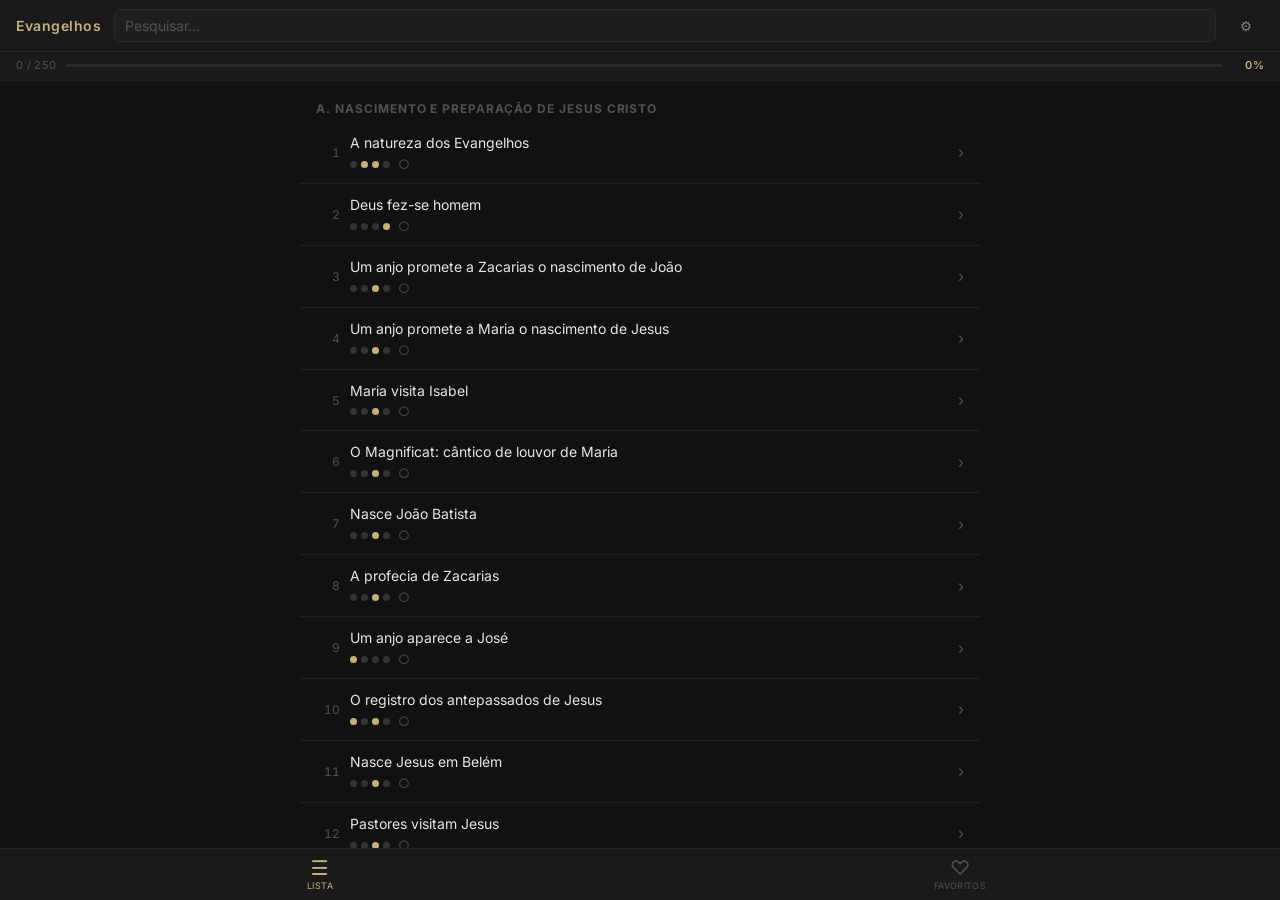
<file: index.html>
<!DOCTYPE html>
<html lang="pt-BR" class="tema-escuro fonte-media esp-normal">

<head>
  <meta charset="UTF-8" />
  <meta name="viewport" content="width=device-width, initial-scale=1, viewport-fit=cover" />
  <meta name="description"
    content="Os quatro Evangelhos em ordem cronológica — leia a vida de Cristo como uma narrativa contínua." />
  <meta name="theme-color" content="#0f0f0f" media="(prefers-color-scheme: dark)" />
  <meta name="theme-color" content="#f5f3ef" media="(prefers-color-scheme: light)" />
  <meta name="mobile-web-app-capable" content="yes" />
  <meta name="apple-mobile-web-app-capable" content="yes" />
  <meta name="apple-mobile-web-app-status-bar-style" content="black-translucent" />
  <meta name="apple-mobile-web-app-title" content="Evangelhos" />

  <title>Evangelhos Cronológicos</title>

  <link rel="manifest" href="./manifest.json" />
  <link rel="icon" href="./assets/icons/icon-192.png" type="image/png" />
  <link rel="apple-touch-icon" href="./assets/icons/icon-192.png" />

  <link rel="preconnect" href="https://fonts.googleapis.com" />
  <link rel="preconnect" href="https://fonts.gstatic.com" crossorigin />
  <link href="https://fonts.googleapis.com/css2?family=Inter:wght@400;500;600&display=swap" rel="stylesheet" />

  <link rel="stylesheet" href="./style.css" />
</head>

<body>

  <!-- ═══════════════════════════════════════════════════════
     APLICAÇÃO PRINCIPAL
═══════════════════════════════════════════════════════ -->
  <div id="app">

    <!-- Topbar -->
    <header id="topbar">
      <span id="topbar-titulo">Evangelhos</span>
      <div id="topbar-busca">
        <input id="campo-busca" type="search" placeholder="Pesquisar…" autocomplete="off" spellcheck="false"
          aria-label="Pesquisar acontecimentos" />
        <button id="btn-limpar-busca" aria-label="Limpar busca">✕</button>
      </div>
      <button id="btn-config" class="topbar-btn" aria-label="Configurações">⚙</button>
    </header>

    <!-- Barra de progresso global -->
    <div id="barra-progresso-wrap" aria-label="Progresso de leitura">
      <div id="barra-progresso-linha">
        <span id="progresso-texto">0 / 250</span>
        <div id="barra-progresso-trilha" role="progressbar" aria-valuemin="0" aria-valuemax="100" aria-valuenow="0">
          <div id="barra-progresso-fill"></div>
        </div>
        <span id="progresso-pct">0%</span>
        <span id="contador-leituras" class="contador-leituras" style="display: none;" title="Total de leituras completas concluídas"></span>
      </div>
      <div id="barra-reset-wrap" class="barra-reset-wrap">
        <div class="reset-mensagem">
          <span class="reset-icone-festa">🎉</span>
          <span class="reset-texto-destaque">Leitura completa concluída!</span>
        </div>
        <button id="btn-resetar-leitura" class="btn-resetar-leitura" type="button" aria-label="Reiniciar leitura dos Evangelhos">
          <span class="reset-btn-icone">↺</span>
          <span>Reiniciar leitura</span>
        </button>
      </div>
    </div>

    <!-- Banner: Continuar leitura -->
    <div id="banner-continuar">
      <button id="btn-continuar" aria-label="Continuar leitura">
        <span>▶</span>
        <span>Continuar leitura</span>
        <span id="btn-continuar-titulo"></span>
      </button>
    </div>

    <!-- Conteúdo principal (scrollável) -->
    <main id="conteudo">

      <!-- Lista cronológica -->
      <div id="lista-principal" role="list" aria-label="Lista de acontecimentos"></div>

      <!-- Tela Favoritos -->
      <div id="tela-favoritos" role="list" aria-label="Favoritos">
        <div id="favoritos-vazio">Nenhum favorito ainda.<br>Abra um acontecimento e toque em ♡.</div>
      </div>

      <!-- Sem resultados -->
      <div id="sem-resultados" aria-live="polite">Nenhum resultado encontrado.</div>

    </main>

    <!-- Navbar inferior -->
    <nav id="navbar" aria-label="Navegação principal">
      <button class="nav-item ativo" data-aba="lista" id="nav-lista" aria-label="Lista cronológica">
        <span class="nav-icon">☰</span>
        <span>Lista</span>
      </button>
      <button class="nav-item" data-aba="favoritos" id="nav-favoritos" aria-label="Favoritos">
        <span class="nav-icon">♡</span>
        <span>Favoritos</span>
      </button>
    </nav>

  </div><!-- /#app -->


  <!-- ═══════════════════════════════════════════════════════
     TELA DE LEITURA (slide da direita)
═══════════════════════════════════════════════════════ -->
  <div id="tela-leitura" role="dialog" aria-modal="true" aria-label="Leitura do acontecimento">

    <!-- Header da leitura -->
    <header id="leitura-header">
      <button id="btn-voltar" aria-label="Voltar à lista">
        ‹ <span>Voltar</span>
      </button>
      <div id="leitura-header-centro">
        <span id="leitura-numero-header"></span>
        <!-- indicador inserido via JS -->
      </div>
      <div id="leitura-acoes">
        <button id="btn-fav-leitura" class="leitura-btn" aria-label="Favoritar">♡</button>
      </div>
    </header>

    <!-- Corpo da leitura -->
    <div id="leitura-corpo">

      <!-- Título e indicador -->
      <div id="leitura-titulo-area">
        <h1 id="leitura-titulo"></h1>
        <div id="leitura-indicador-wrap">
          <!-- indicador inserido via JS -->
          <select id="leitura-status-select" aria-label="Status de leitura">
            <option value="nao-iniciado">○ Não iniciado</option>
            <option value="em-leitura">◐ Em leitura</option>
            <option value="concluido">● Concluído</option>
          </select>
        </div>
      </div>

      <!-- Blocos de evangelhos (inseridos via JS) -->
      <div id="leitura-evangelhos"></div>

      <!-- Banner de conclusão dentro da leitura -->
      <div id="leitura-reset-wrap" class="barra-reset-wrap banner-reset-leitor">
        <div class="reset-mensagem">
          <span class="reset-icone-festa">🎉</span>
          <span class="reset-texto-destaque">Parabéns! Todos os 250 concluídos!</span>
        </div>
        <button id="btn-resetar-leitura-leitor" class="btn-resetar-leitura" type="button" aria-label="Reiniciar leitura dos Evangelhos">
          <span class="reset-btn-icone">↺</span>
          <span>Reiniciar leitura</span>
        </button>
      </div>

      <!-- Anotação pessoal -->
      <div id="anotacao-area">
        <div id="anotacao-label">Anotação pessoal</div>
        <textarea id="anotacao-input" placeholder="Escreva sua anotação aqui…" aria-label="Anotação pessoal"></textarea>
        <div id="anotacao-salvo"></div>
      </div>

    </div><!-- /#leitura-corpo -->

    <!-- Navegação anterior / próximo -->
    <div id="leitura-nav">
      <button id="btn-ant" aria-label="Acontecimento anterior">‹ Anterior</button>
      <button id="btn-concluir-leitura" aria-label="Marcar como concluído">
        <span id="btn-concluir-icone">○</span>
        <span id="btn-concluir-texto">Concluído</span>
      </button>
      <button id="btn-prox" aria-label="Próximo acontecimento">Próximo ›</button>
    </div>

  </div><!-- /#tela-leitura -->


  <!-- ═══════════════════════════════════════════════════════
     PAINEL DE CONFIGURAÇÕES (bottom sheet)
═══════════════════════════════════════════════════════ -->
  <div id="overlay" aria-hidden="true"></div>

  <aside id="tela-config" role="dialog" aria-modal="true" aria-label="Configurações">
    <div id="config-handle"></div>
    <div id="config-titulo">Configurações</div>

    <div class="config-secao">
      <div class="config-secao-label">Tema</div>
      <div class="config-opcoes">
        <button class="config-btn" data-pref="tema" data-valor="escuro">◐ Escuro</button>
        <button class="config-btn" data-pref="tema" data-valor="claro">○ Claro</button>
      </div>
    </div>

    <div class="config-secao">
      <div class="config-secao-label">Tamanho da fonte</div>
      <div class="config-opcoes">
        <button class="config-btn" data-pref="fonte" data-valor="pequena" style="font-size:12px">A</button>
        <button class="config-btn" data-pref="fonte" data-valor="media" style="font-size:14px">A</button>
        <button class="config-btn" data-pref="fonte" data-valor="grande" style="font-size:16px">A</button>
        <button class="config-btn" data-pref="fonte" data-valor="xgrande" style="font-size:18px">A</button>
      </div>
    </div>

    <div class="config-secao">
      <div class="config-secao-label">Espaçamento</div>
      <div class="config-opcoes">
        <button class="config-btn" data-pref="espacamento" data-valor="compacto">Compacto</button>
        <button class="config-btn" data-pref="espacamento" data-valor="normal">Normal</button>
        <button class="config-btn" data-pref="espacamento" data-valor="amplo">Amplo</button>
      </div>
    </div>

    <div class="config-secao">
      <div class="config-secao-label">Fonte</div>
      <div class="config-opcoes">
        <button class="config-btn" data-pref="tipoFonte" data-valor="sansserif" style="font-family:sans-serif">Sem
          serifa</button>
        <button class="config-btn" data-pref="tipoFonte" data-valor="serifada"
          style="font-family:Georgia,serif">Serifada</button>
      </div>
    </div>

    <button id="btn-fechar-config" class="config-btn" style="width:100%;margin-top:8px">Fechar</button>
  </aside>


  <!-- ═══════════════════════════════════════════════════════
     MODAL DE CONFIRMAÇÃO DE REINÍCIO
═══════════════════════════════════════════════════════ -->
  <div id="modal-reset" class="modal-backdrop" aria-hidden="true" role="dialog" aria-modal="true" aria-labelledby="modal-reset-titulo">
    <div class="modal-card">
      <div class="modal-icone">🏆</div>
      <h2 id="modal-reset-titulo" class="modal-titulo">Parabéns pela conclusão!</h2>
      <p id="modal-reset-desc" class="modal-descricao">
        Você concluiu todos os 250 acontecimentos dos quatro Evangelhos.<br><br>
        Deseja registrar essa leitura completa e reiniciar o progresso para a <strong id="modal-proxima-leitura">2ª leitura</strong>?<br><br>
        <span class="modal-aviso">✓ Seus favoritos, destaques e anotações continuarão salvos.</span>
      </p>
      <div class="modal-acoes">
        <button id="btn-cancelar-reset" class="btn-modal-secundario" type="button">Cancelar</button>
        <button id="btn-confirmar-reset" class="btn-modal-primario" type="button">↺ Iniciar nova leitura</button>
      </div>
    </div>
  </div>


  <!-- ═══════════════════════════════════════════════════════
     TOAST
═══════════════════════════════════════════════════════ -->
  <div id="toast" role="status" aria-live="polite"></div>


  <!-- ═══════════════════════════════════════════════════════
     SCRIPTS
═══════════════════════════════════════════════════════ -->
  <script src="./app.js"></script>

</body>

</html>
</file>
<file: style.css>
/* ─── Evangelhos Cronológicos — style.css ─────────────────────────────────── */
/* Versão 1.1 | Mobile-first | Sem dependências externas                       */

/* ─── Variáveis de design ───────────────────────────────────────────────────── */
:root {
  /* Paleta escura (padrão) */
  --bg:          #111111;
  --bg-card:     #1a1a1a;
  --bg-elevated: #222222;
  --bg-input:    #1e1e1e;
  --border:      #2a2a2a;
  --border-subtle: #222222;

  --text-primary:   #e8e6e0;
  --text-secondary: #8a8580;
  --text-muted:     #555050;
  --text-accent:    #c9b077;

  --accent:       #c9b077;
  --accent-dim:   #6b5a30;
  --progress-fill: #c9b077;
  --progress-bg:  #2a2a2a;

  --dot-present: #c9b077;
  --dot-absent:  #333333;

  --status-none:    #444;
  --status-reading: #8ab4c9;
  --status-done:    #7ab87a;

  --shadow: 0 1px 4px rgba(0,0,0,0.4);
  --radius: 10px;
  --radius-sm: 6px;

  /* Tipografia */
  --font-sans:  'Inter', system-ui, -apple-system, sans-serif;
  --font-serif: 'Georgia', 'Times New Roman', serif;
  --font-body:  var(--font-sans);

  --size-xs:   12px;
  --size-sm:   14px;
  --size-base: 16px;
  --size-lg:   18px;
  --size-xl:   20px;
  --size-2xl:  24px;

  --line-normal:  1.5;
  --line-reading: 1.8;

  /* Transições */
  --ease: 0.2s ease;
}

/* Modo claro */
html.tema-claro {
  --bg:          #f5f3ef;
  --bg-card:     #ffffff;
  --bg-elevated: #eeebe5;
  --bg-input:    #f0ede8;
  --border:      #ddd9d0;
  --border-subtle: #e8e4dd;

  --text-primary:   #1a1814;
  --text-secondary: #6b6560;
  --text-muted:     #aaa69f;
  --text-accent:    #7a5c1e;

  --accent:       #7a5c1e;
  --accent-dim:   #e8d9b5;
  --progress-fill: #7a5c1e;
  --progress-bg:  #ddd9d0;

  --dot-present: #7a5c1e;
  --dot-absent:  #ccc8c0;

  --status-none:    #bbb8b0;
  --status-reading: #4a90b8;
  --status-done:    #4a9050;

  --shadow: 0 1px 4px rgba(0,0,0,0.08);
}

/* Fonte serifada */
html.fonte-serifada {
  --font-body: var(--font-serif);
}

/* Tamanhos de fonte */
html.fonte-pequena  { font-size: 14px; }
html.fonte-media    { font-size: 16px; }
html.fonte-grande   { font-size: 18px; }
html.fonte-xgrande  { font-size: 20px; }

/* Espaçamento */
html.esp-compacto   { --line-reading: 1.6; }
html.esp-normal     { --line-reading: 1.8; }
html.esp-amplo      { --line-reading: 2.1; }

/* ─── Reset & Base ──────────────────────────────────────────────────────────── */
*, *::before, *::after { box-sizing: border-box; margin: 0; padding: 0; }

html {
  font-size: 16px;
  height: 100%;
  scroll-behavior: smooth;
}

body {
  font-family: var(--font-body);
  background: var(--bg);
  color: var(--text-primary);
  min-height: 100%;
  -webkit-font-smoothing: antialiased;
  -moz-osx-font-smoothing: grayscale;
  overscroll-behavior: none;
}

a { color: inherit; text-decoration: none; }
button { font-family: inherit; cursor: pointer; border: none; background: none; }
input, textarea { font-family: inherit; }

/* ─── Layout principal ──────────────────────────────────────────────────────── */
#app {
  display: flex;
  flex-direction: column;
  height: 100dvh;
  overflow: hidden;
}

/* ─── Topbar ─────────────────────────────────────────────────────────────────── */
#topbar {
  flex-shrink: 0;
  background: var(--bg-card);
  border-bottom: 1px solid var(--border);
  padding: 0 16px;
  display: flex;
  align-items: center;
  gap: 12px;
  height: 52px;
  z-index: 10;
}

#topbar-titulo {
  font-size: var(--size-sm);
  font-weight: 600;
  letter-spacing: 0.04em;
  color: var(--text-accent);
  flex-shrink: 0;
}

#topbar-busca {
  flex: 1;
  position: relative;
}

#campo-busca {
  width: 100%;
  background: var(--bg-input);
  border: 1px solid var(--border);
  border-radius: var(--radius-sm);
  padding: 7px 32px 7px 10px;
  font-size: var(--size-sm);
  color: var(--text-primary);
  outline: none;
  transition: border-color var(--ease);
}

#campo-busca:focus {
  border-color: var(--accent);
}

#campo-busca::placeholder {
  color: var(--text-muted);
}

#btn-limpar-busca {
  position: absolute;
  right: 8px;
  top: 50%;
  transform: translateY(-50%);
  color: var(--text-muted);
  font-size: 16px;
  display: none;
  line-height: 1;
}

#btn-limpar-busca.visivel { display: block; }

.topbar-btn {
  width: 36px;
  height: 36px;
  border-radius: var(--radius-sm);
  display: flex;
  align-items: center;
  justify-content: center;
  color: var(--text-secondary);
  transition: background var(--ease), color var(--ease);
  flex-shrink: 0;
}

.topbar-btn:hover, .topbar-btn.ativo {
  background: var(--bg-elevated);
  color: var(--text-accent);
}

/* ─── Barra de progresso ────────────────────────────────────────────────────── */
#barra-progresso-wrap {
  flex-shrink: 0;
  background: var(--bg-card);
  border-bottom: 1px solid var(--border-subtle);
  padding: 6px 16px 8px;
  display: flex;
  flex-direction: column;
  gap: 8px;
}

#barra-progresso-linha {
  display: flex;
  align-items: center;
  gap: 10px;
  width: 100%;
}

#progresso-texto {
  font-size: 11px;
  color: var(--text-muted);
  letter-spacing: 0.03em;
  white-space: nowrap;
  flex-shrink: 0;
}

#barra-progresso-trilha {
  flex: 1;
  height: 3px;
  background: var(--progress-bg);
  border-radius: 2px;
  overflow: hidden;
}

#barra-progresso-fill {
  height: 100%;
  background: var(--progress-fill);
  border-radius: 2px;
  transition: width 0.5s ease;
  width: 0%;
}

#progresso-pct {
  font-size: 11px;
  color: var(--text-accent);
  font-weight: 600;
  letter-spacing: 0.03em;
  flex-shrink: 0;
  min-width: 32px;
  text-align: right;
}

.contador-leituras {
  display: inline-flex;
  align-items: center;
  gap: 4px;
  font-size: 11px;
  font-weight: 600;
  color: var(--accent);
  background: rgba(201, 176, 119, 0.12);
  border: 1px solid rgba(201, 176, 119, 0.25);
  border-radius: 12px;
  padding: 2px 8px;
  white-space: nowrap;
  flex-shrink: 0;
}

/* Banner de reinício quando 100% concluído */
.barra-reset-wrap {
  display: none;
  align-items: center;
  justify-content: space-between;
  gap: 12px;
  background: rgba(122, 184, 122, 0.12);
  border: 1px solid rgba(122, 184, 122, 0.3);
  padding: 8px 12px;
  border-radius: var(--radius-sm);
  animation: fadeIn 0.3s ease;
}

.barra-reset-wrap.visivel {
  display: flex !important;
}

.banner-reset-leitor {
  margin: 20px 0 12px 0;
  padding: 12px 16px;
  background: rgba(122, 184, 122, 0.16);
  border: 1px solid rgba(122, 184, 122, 0.4);
}

.reset-mensagem {
  display: flex;
  align-items: center;
  gap: 6px;
  font-size: 12px;
  font-weight: 500;
  color: var(--text-primary);
}

.reset-icone-festa {
  font-size: 14px;
}

.reset-texto-destaque {
  font-weight: 600;
  color: var(--status-done);
}

.btn-resetar-leitura {
  background: var(--status-done);
  color: #111111;
  font-size: 12px;
  font-weight: 600;
  padding: 6px 12px;
  border-radius: var(--radius-sm);
  display: inline-flex;
  align-items: center;
  gap: 6px;
  cursor: pointer;
  border: none;
  transition: transform var(--ease), opacity var(--ease);
  flex-shrink: 0;
}

.btn-resetar-leitura:hover {
  opacity: 0.9;
  transform: translateY(-1px);
}

.btn-resetar-leitura:active {
  transform: scale(0.98);
}

/* ─── Continuar leitura ─────────────────────────────────────────────────────── */
#banner-continuar {
  flex-shrink: 0;
  display: none;
  padding: 8px 16px;
  background: var(--bg-card);
  border-bottom: 1px solid var(--border-subtle);
}

#banner-continuar.visivel { display: block; }

#btn-continuar {
  display: flex;
  align-items: center;
  gap: 8px;
  width: 100%;
  background: var(--accent-dim);
  border: 1px solid var(--accent);
  border-radius: var(--radius-sm);
  padding: 8px 12px;
  color: var(--text-accent);
  font-size: var(--size-sm);
  font-weight: 500;
  transition: opacity var(--ease);
}

#btn-continuar:active { opacity: 0.75; }

#btn-continuar-titulo {
  flex: 1;
  text-align: left;
  font-size: var(--size-xs);
  white-space: nowrap;
  overflow: hidden;
  text-overflow: ellipsis;
  color: var(--text-secondary);
}

/* ─── Conteúdo scrollável ───────────────────────────────────────────────────── */
#conteudo {
  flex: 1;
  overflow-y: auto;
  -webkit-overflow-scrolling: touch;
}

/* ─── Lista principal ───────────────────────────────────────────────────────── */
#lista-principal {
  padding: 8px 0 80px;
}

.secao-header {
  padding: 20px 16px 6px;
  font-size: var(--size-xs);
  font-weight: 700;
  letter-spacing: 0.08em;
  text-transform: uppercase;
  color: var(--text-muted);
}

.secao-header:first-child {
  padding-top: 12px;
}

.subsecao-header {
  padding: 10px 16px 4px;
  font-size: var(--size-xs);
  letter-spacing: 0.05em;
  color: var(--text-muted);
  font-style: italic;
  opacity: 0.7;
}

/* ─── Item da lista ─────────────────────────────────────────────────────────── */
.item-lista {
  display: flex;
  align-items: center;
  gap: 10px;
  padding: 12px 16px;
  border-bottom: 1px solid var(--border-subtle);
  cursor: pointer;
  transition: background var(--ease);
  position: relative;
}

.item-lista:active {
  background: var(--bg-card);
}

.item-numero {
  font-size: var(--size-xs);
  color: var(--text-muted);
  min-width: 24px;
  text-align: right;
  flex-shrink: 0;
  font-variant-numeric: tabular-nums;
}

.item-centro {
  flex: 1;
  min-width: 0;
}

.item-titulo {
  font-size: var(--size-sm);
  color: var(--text-primary);
  line-height: 1.35;
  margin-bottom: 5px;
}

.item-meta {
  display: flex;
  align-items: center;
  gap: 8px;
}

/* ─── Indicador dos Evangelhos ──────────────────────────────────────────────── */
.indicador-evangelhos {
  display: flex;
  gap: 4px;
  align-items: center;
  flex-shrink: 0;
}

.indicador-evangelhos .dot {
  width: 7px;
  height: 7px;
  border-radius: 50%;
  background: var(--dot-absent);
  flex-shrink: 0;
  transition: background var(--ease);
}

.indicador-evangelhos .dot.presente {
  background: var(--dot-present);
}

/* Indicador grande (na tela de leitura) */
.indicador-evangelhos.grande .dot {
  width: 9px;
  height: 9px;
}

/* ─── Status de progresso ───────────────────────────────────────────────────── */
.status-icone {
  font-size: 13px;
  line-height: 1;
  color: var(--status-none);
  flex-shrink: 0;
}

.status-icone.em-leitura { color: var(--status-reading); }
.status-icone.concluido  { color: var(--status-done); }

/* ─── Seta de navegação ─────────────────────────────────────────────────────── */
.item-seta {
  color: var(--text-muted);
  font-size: 16px;
  flex-shrink: 0;
}

/* ─── Favorito na lista ─────────────────────────────────────────────────────── */
.item-fav {
  position: absolute;
  top: 10px;
  right: 40px;
  color: var(--text-muted);
  font-size: 12px;
}

.item-fav.favoritado { color: var(--accent); }

/* ─── Vazio / Sem resultados ────────────────────────────────────────────────── */
#sem-resultados {
  display: none;
  padding: 64px 24px;
  text-align: center;
  color: var(--text-muted);
  font-size: var(--size-sm);
}

/* ─── Tela de Leitura ───────────────────────────────────────────────────────── */
#tela-leitura {
  position: fixed;
  inset: 0;
  background: var(--bg);
  z-index: 100;
  display: flex;
  flex-direction: column;
  transform: translateX(100%);
  transition: transform 0.28s cubic-bezier(0.25, 0.46, 0.45, 0.94);
  will-change: transform;
}

#tela-leitura.aberta {
  transform: translateX(0);
}

/* Header da leitura */
#leitura-header {
  flex-shrink: 0;
  background: var(--bg-card);
  border-bottom: 1px solid var(--border);
  padding: 0 16px;
  display: flex;
  align-items: center;
  gap: 10px;
  height: 52px;
}

#btn-voltar {
  display: flex;
  align-items: center;
  gap: 4px;
  color: var(--text-accent);
  font-size: var(--size-sm);
  flex-shrink: 0;
}

#leitura-header-centro {
  flex: 1;
  min-width: 0;
  display: flex;
  align-items: center;
  gap: 8px;
}

#leitura-numero-header {
  font-size: var(--size-xs);
  color: var(--text-muted);
  flex-shrink: 0;
}

#leitura-acoes {
  display: flex;
  align-items: center;
  gap: 4px;
  flex-shrink: 0;
}

.leitura-btn {
  width: 36px;
  height: 36px;
  border-radius: var(--radius-sm);
  display: flex;
  align-items: center;
  justify-content: center;
  color: var(--text-secondary);
  font-size: 18px;
  transition: background var(--ease), color var(--ease);
}

.leitura-btn:hover { background: var(--bg-elevated); }
.leitura-btn.ativo { color: var(--accent); }

/* Corpo da leitura */
#leitura-corpo {
  flex: 1;
  overflow-y: auto;
  -webkit-overflow-scrolling: touch;
  padding: 20px 20px 100px;
}

#leitura-titulo-area {
  margin-bottom: 20px;
  padding-bottom: 16px;
  border-bottom: 1px solid var(--border);
}

#leitura-titulo {
  font-size: var(--size-xl);
  font-weight: 600;
  color: var(--text-primary);
  line-height: 1.3;
  margin-bottom: 10px;
}

#leitura-indicador-wrap {
  display: flex;
  align-items: center;
  gap: 10px;
}

#leitura-status-select {
  margin-left: auto;
  background: var(--bg-elevated);
  border: 1px solid var(--border);
  border-radius: var(--radius-sm);
  padding: 4px 8px;
  font-size: var(--size-xs);
  color: var(--text-secondary);
  cursor: pointer;
  outline: none;
}

/* Bloco de um Evangelho na leitura */
.evangelho-bloco {
  margin-bottom: 32px;
}

.evangelho-bloco + .evangelho-bloco {
  padding-top: 24px;
  border-top: 1px solid var(--border);
}

.evangelho-label {
  font-size: var(--size-xs);
  font-weight: 700;
  letter-spacing: 0.1em;
  text-transform: uppercase;
  color: var(--text-accent);
  margin-bottom: 4px;
}

.evangelho-ref {
  font-size: var(--size-xs);
  color: var(--text-muted);
  margin-bottom: 16px;
}

.evangelho-texto {
  font-size: var(--size-base);
  color: var(--text-primary);
  line-height: var(--line-reading);
  font-family: var(--font-body);
}

/* Quebra entre versículos */
.verso-break {
  display: block;
  content: '';
  margin-top: 0.6em;
}

/* Número do versículo em linha */
.verso-num {
  font-size: 10px;
  font-weight: 700;
  color: var(--text-muted);
  vertical-align: super;
  margin-right: 1px;
  user-select: none;
  letter-spacing: 0;
}

/* Destaque de trecho */
.trecho-destacado {
  background: rgba(201, 176, 119, 0.2);
  border-radius: 2px;
  cursor: pointer;
}

html.tema-claro .trecho-destacado {
  background: rgba(122, 92, 30, 0.15);
}

/* ─── Anotação ──────────────────────────────────────────────────────────────── */
#anotacao-area {
  margin-top: 24px;
  padding-top: 20px;
  border-top: 1px solid var(--border);
}

#anotacao-label {
  font-size: var(--size-xs);
  font-weight: 700;
  letter-spacing: 0.08em;
  text-transform: uppercase;
  color: var(--text-muted);
  margin-bottom: 8px;
}

#anotacao-input {
  width: 100%;
  background: var(--bg-input);
  border: 1px solid var(--border);
  border-radius: var(--radius-sm);
  padding: 10px;
  font-size: var(--size-sm);
  color: var(--text-primary);
  resize: vertical;
  min-height: 80px;
  outline: none;
  transition: border-color var(--ease);
  line-height: var(--line-normal);
}

#anotacao-input:focus {
  border-color: var(--accent);
}

#anotacao-input::placeholder {
  color: var(--text-muted);
}

#anotacao-salvo {
  font-size: var(--size-xs);
  color: var(--text-muted);
  margin-top: 4px;
  text-align: right;
  height: 16px;
}

/* ─── Navegação entre eventos ───────────────────────────────────────────────── */
#leitura-nav {
  position: fixed;
  bottom: 0;
  left: 0;
  right: 0;
  background: var(--bg-card);
  border-top: 1px solid var(--border);
  display: flex;
  align-items: center;
  justify-content: space-between;
  padding: 8px 16px;
  padding-bottom: max(8px, env(safe-area-inset-bottom));
  z-index: 101;
  display: none;
}

#leitura-nav.visivel { display: flex; }

#btn-ant, #btn-prox {
  display: flex;
  align-items: center;
  gap: 6px;
  padding: 8px 12px;
  border-radius: var(--radius-sm);
  font-size: var(--size-sm);
  color: var(--text-secondary);
  transition: background var(--ease), color var(--ease);
}

#btn-ant:hover, #btn-prox:hover {
  background: var(--bg-elevated);
  color: var(--text-primary);
}

#btn-ant:disabled, #btn-prox:disabled {
  opacity: 0.3;
  pointer-events: none;
}

#btn-concluir-leitura {
  display: flex;
  align-items: center;
  gap: 6px;
  padding: 8px 14px;
  border-radius: var(--radius-sm);
  font-size: var(--size-sm);
  font-weight: 500;
  color: var(--text-secondary);
  background: var(--bg-elevated);
  border: 1px solid var(--border);
  transition: background var(--ease), color var(--ease), border-color var(--ease);
  cursor: pointer;
}

#btn-concluir-leitura:hover {
  color: var(--text-primary);
  border-color: var(--text-muted);
}

#btn-concluir-leitura.concluido {
  background: rgba(122, 184, 122, 0.15);
  color: var(--status-done);
  border-color: var(--status-done);
  font-weight: 600;
}

#btn-concluir-icone {
  font-size: 12px;
  line-height: 1;
}

/* ─── Tela de Favoritos ─────────────────────────────────────────────────────── */
#tela-favoritos {
  display: none;
  padding: 8px 0 80px;
}

#tela-favoritos.ativo { display: block; }

#favoritos-vazio {
  padding: 64px 24px;
  text-align: center;
  color: var(--text-muted);
  font-size: var(--size-sm);
}

/* ─── Tela de Configurações ─────────────────────────────────────────────────── */
#tela-config {
  position: fixed;
  bottom: 0;
  left: 0;
  right: 0;
  background: var(--bg-card);
  border-top: 1px solid var(--border);
  border-radius: 16px 16px 0 0;
  z-index: 200;
  padding: 16px 20px;
  padding-bottom: max(20px, env(safe-area-inset-bottom));
  transform: translateY(100%);
  transition: transform 0.28s cubic-bezier(0.25, 0.46, 0.45, 0.94);
  max-height: 90dvh;
  overflow-y: auto;
}

#tela-config.aberta { transform: translateY(0); }

#config-handle {
  width: 36px;
  height: 4px;
  background: var(--border);
  border-radius: 2px;
  margin: 0 auto 16px;
}

#config-titulo {
  font-size: var(--size-base);
  font-weight: 600;
  color: var(--text-primary);
  margin-bottom: 20px;
  text-align: center;
}

.config-secao {
  margin-bottom: 20px;
}

.config-secao-label {
  font-size: var(--size-xs);
  font-weight: 700;
  letter-spacing: 0.08em;
  text-transform: uppercase;
  color: var(--text-muted);
  margin-bottom: 10px;
}

.config-opcoes {
  display: flex;
  gap: 8px;
  flex-wrap: wrap;
}

.config-btn {
  flex: 1;
  min-width: 70px;
  padding: 8px 12px;
  border-radius: var(--radius-sm);
  border: 1px solid var(--border);
  background: var(--bg-elevated);
  color: var(--text-secondary);
  font-size: var(--size-sm);
  text-align: center;
  transition: all var(--ease);
  white-space: nowrap;
}

.config-btn.ativo {
  background: var(--accent-dim);
  border-color: var(--accent);
  color: var(--text-accent);
}

/* ─── Overlay ───────────────────────────────────────────────────────────────── */
#overlay {
  position: fixed;
  inset: 0;
  background: rgba(0,0,0,0.5);
  z-index: 190;
  opacity: 0;
  pointer-events: none;
  transition: opacity var(--ease);
}

#overlay.visivel {
  opacity: 1;
  pointer-events: all;
}

/* ─── Navbar inferior ───────────────────────────────────────────────────────── */
#navbar {
  flex-shrink: 0;
  display: flex;
  background: var(--bg-card);
  border-top: 1px solid var(--border);
  height: 52px;
  padding-bottom: env(safe-area-inset-bottom);
}

.nav-item {
  flex: 1;
  display: flex;
  flex-direction: column;
  align-items: center;
  justify-content: center;
  gap: 2px;
  color: var(--text-muted);
  font-size: 9px;
  letter-spacing: 0.04em;
  text-transform: uppercase;
  transition: color var(--ease);
  padding: 6px 0;
}

.nav-item .nav-icon {
  font-size: 20px;
  line-height: 1;
}

.nav-item.ativo {
  color: var(--text-accent);
}

/* ─── Highlight de busca ────────────────────────────────────────────────────── */
mark {
  background: rgba(201, 176, 119, 0.3);
  color: inherit;
  border-radius: 2px;
  padding: 0 1px;
}

html.tema-claro mark {
  background: rgba(122, 92, 30, 0.2);
}

/* ─── Toast ─────────────────────────────────────────────────────────────────── */
#toast {
  position: fixed;
  bottom: 72px;
  left: 50%;
  transform: translateX(-50%) translateY(20px);
  background: var(--bg-elevated);
  border: 1px solid var(--border);
  color: var(--text-primary);
  font-size: var(--size-sm);
  padding: 8px 16px;
  border-radius: 20px;
  opacity: 0;
  pointer-events: none;
  transition: opacity 0.2s, transform 0.2s;
  white-space: nowrap;
  z-index: 999;
}

#toast.visivel {
  opacity: 1;
  transform: translateX(-50%) translateY(0);
}

/* ─── Scrollbar customizada ─────────────────────────────────────────────────── */
::-webkit-scrollbar              { width: 4px; }
::-webkit-scrollbar-track        { background: transparent; }
::-webkit-scrollbar-thumb        { background: var(--border); border-radius: 2px; }
::-webkit-scrollbar-thumb:hover  { background: var(--text-muted); }

/* ─── Seleção de texto ──────────────────────────────────────────────────────── */
::selection {
  background: rgba(201, 176, 119, 0.25);
}

/* ─── Animação de entrada ───────────────────────────────────────────────────── */
@keyframes fadeIn {
  from { opacity: 0; transform: translateY(8px); }
  to   { opacity: 1; transform: translateY(0); }
}

.item-lista {
  animation: fadeIn 0.15s ease both;
}

/* ─── Responsivo (tablet) ───────────────────────────────────────────────────── */
@media (min-width: 600px) {
  #lista-principal, #tela-favoritos, #leitura-corpo {
    max-width: 680px;
    margin: 0 auto;
  }

  #leitura-nav { max-width: 680px; margin: 0 auto; left: 50%; transform: translateX(-50%); }
}

/* ─── Modal de Confirmação de Reinício ──────────────────────────────────────── */
.modal-backdrop {
  position: fixed;
  inset: 0;
  background: rgba(0, 0, 0, 0.75);
  backdrop-filter: blur(4px);
  -webkit-backdrop-filter: blur(4px);
  z-index: 250;
  display: flex;
  align-items: center;
  justify-content: center;
  padding: 20px;
  opacity: 0;
  pointer-events: none;
  transition: opacity var(--ease);
}

.modal-backdrop.visivel {
  opacity: 1;
  pointer-events: all;
}

.modal-card {
  background: var(--bg-card);
  border: 1px solid var(--border);
  border-radius: var(--radius);
  padding: 24px;
  max-width: 380px;
  width: 100%;
  box-shadow: 0 12px 32px rgba(0, 0, 0, 0.5);
  text-align: center;
  transform: scale(0.95);
  transition: transform var(--ease);
}

.modal-backdrop.visivel .modal-card {
  transform: scale(1);
}

.modal-icone {
  font-size: 36px;
  margin-bottom: 12px;
}

.modal-titulo {
  font-size: var(--size-lg);
  font-weight: 600;
  color: var(--text-primary);
  margin-bottom: 12px;
}

.modal-descricao {
  font-size: var(--size-sm);
  color: var(--text-secondary);
  line-height: var(--line-normal);
  margin-bottom: 20px;
  text-align: left;
}

.modal-descricao strong {
  color: var(--text-accent);
}

.modal-aviso {
  display: block;
  font-size: 12px;
  color: var(--status-done);
  margin-top: 6px;
}

.modal-acoes {
  display: flex;
  gap: 10px;
}

.btn-modal-secundario {
  flex: 1;
  background: var(--bg-elevated);
  color: var(--text-secondary);
  border: 1px solid var(--border);
  border-radius: var(--radius-sm);
  padding: 10px 14px;
  font-size: var(--size-sm);
  cursor: pointer;
  transition: background var(--ease), color var(--ease);
}

.btn-modal-secundario:hover {
  background: var(--border);
  color: var(--text-primary);
}

.btn-modal-primario {
  flex: 1.4;
  background: var(--status-done);
  color: #111111;
  font-weight: 600;
  border: none;
  border-radius: var(--radius-sm);
  padding: 10px 14px;
  font-size: var(--size-sm);
  cursor: pointer;
  display: inline-flex;
  align-items: center;
  justify-content: center;
  gap: 6px;
  transition: opacity var(--ease), transform var(--ease);
}

.btn-modal-primario:hover {
  opacity: 0.92;
  transform: translateY(-1px);
}

.btn-modal-primario:active {
  transform: scale(0.98);
}
</file>
